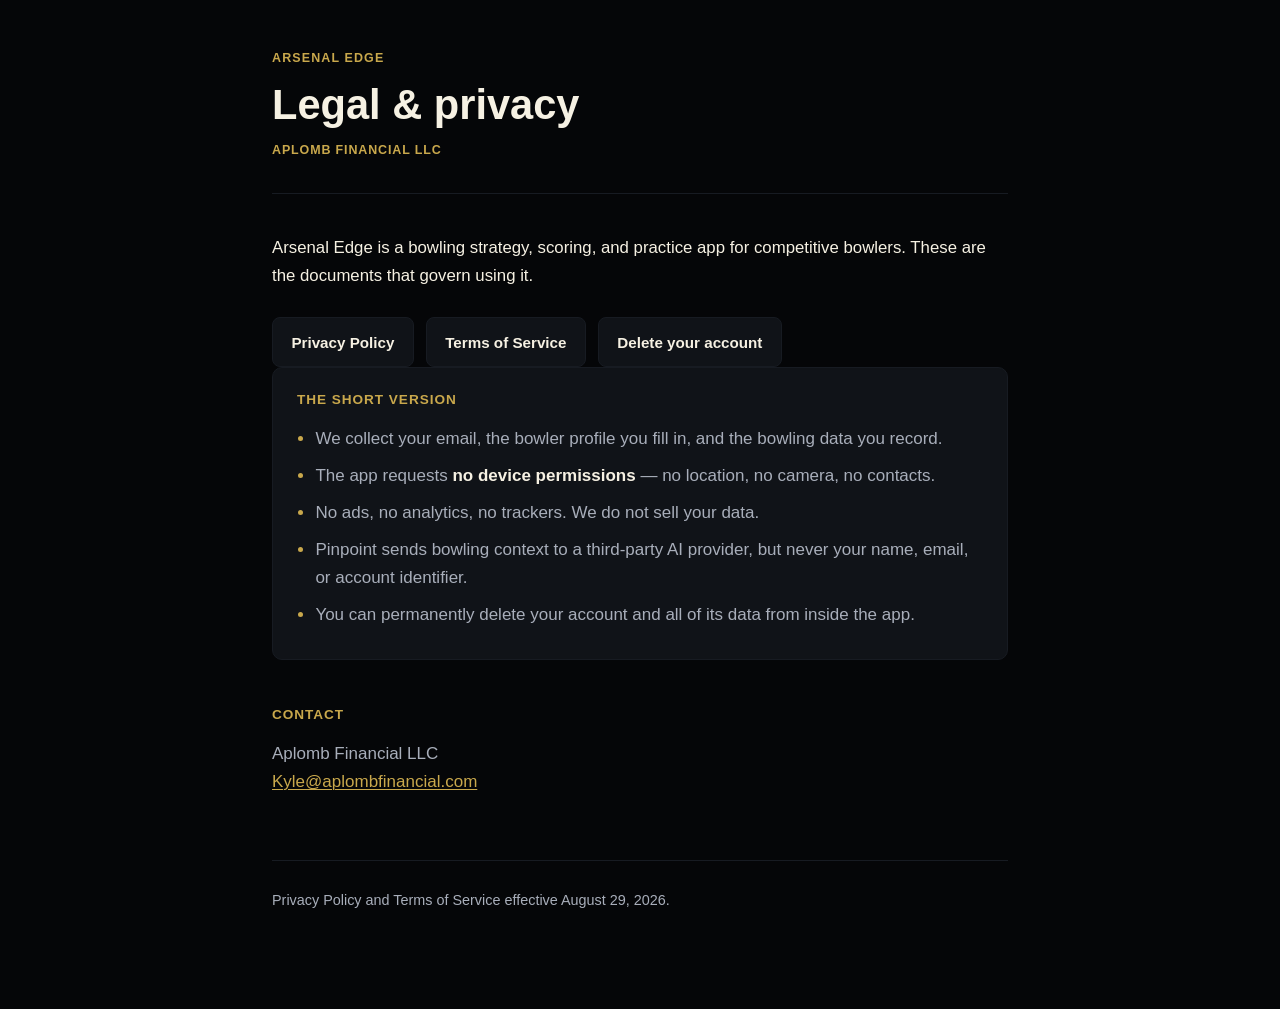
<file: index.html>
<!doctype html>
<html lang="en">
<head>
<meta charset="utf-8">
<meta name="viewport" content="width=device-width, initial-scale=1">
<title>Arsenal Edge — Legal</title>
<meta name="description" content="Privacy Policy, Terms of Service, and account deletion for the Arsenal Edge bowling app.">
<link rel="stylesheet" href="style.css">
</head>
<body>
<div class="wrap">

<header>
  <p class="brand">Arsenal Edge</p>
  <h1>Legal &amp; privacy</h1>
  <p class="effective">Aplomb Financial LLC</p>
</header>

<p class="lede">Arsenal Edge is a bowling strategy, scoring, and practice app for
competitive bowlers. These are the documents that govern using it.</p>

<div class="nav">
  <a href="privacy.html">Privacy Policy</a>
  <a href="terms.html">Terms of Service</a>
  <a href="delete-account.html">Delete your account</a>
</div>

<div class="card">
  <h2>The short version</h2>
  <ul>
    <li>We collect your email, the bowler profile you fill in, and the bowling data you
      record.</li>
    <li>The app requests <strong>no device permissions</strong> &mdash; no location, no
      camera, no contacts.</li>
    <li>No ads, no analytics, no trackers. We do not sell your data.</li>
    <li>Pinpoint sends bowling context to a third-party AI provider, but never your name,
      email, or account identifier.</li>
    <li>You can permanently delete your account and all of its data from inside the app.</li>
  </ul>
</div>

<h2>Contact</h2>

<p>Aplomb Financial LLC<br>
<a href="mailto:Kyle@aplombfinancial.com">Kyle@aplombfinancial.com</a></p>

<footer>
  <p>Privacy Policy and Terms of Service effective August 29, 2026.</p>
</footer>

</div>
</body>
</html>
</file>
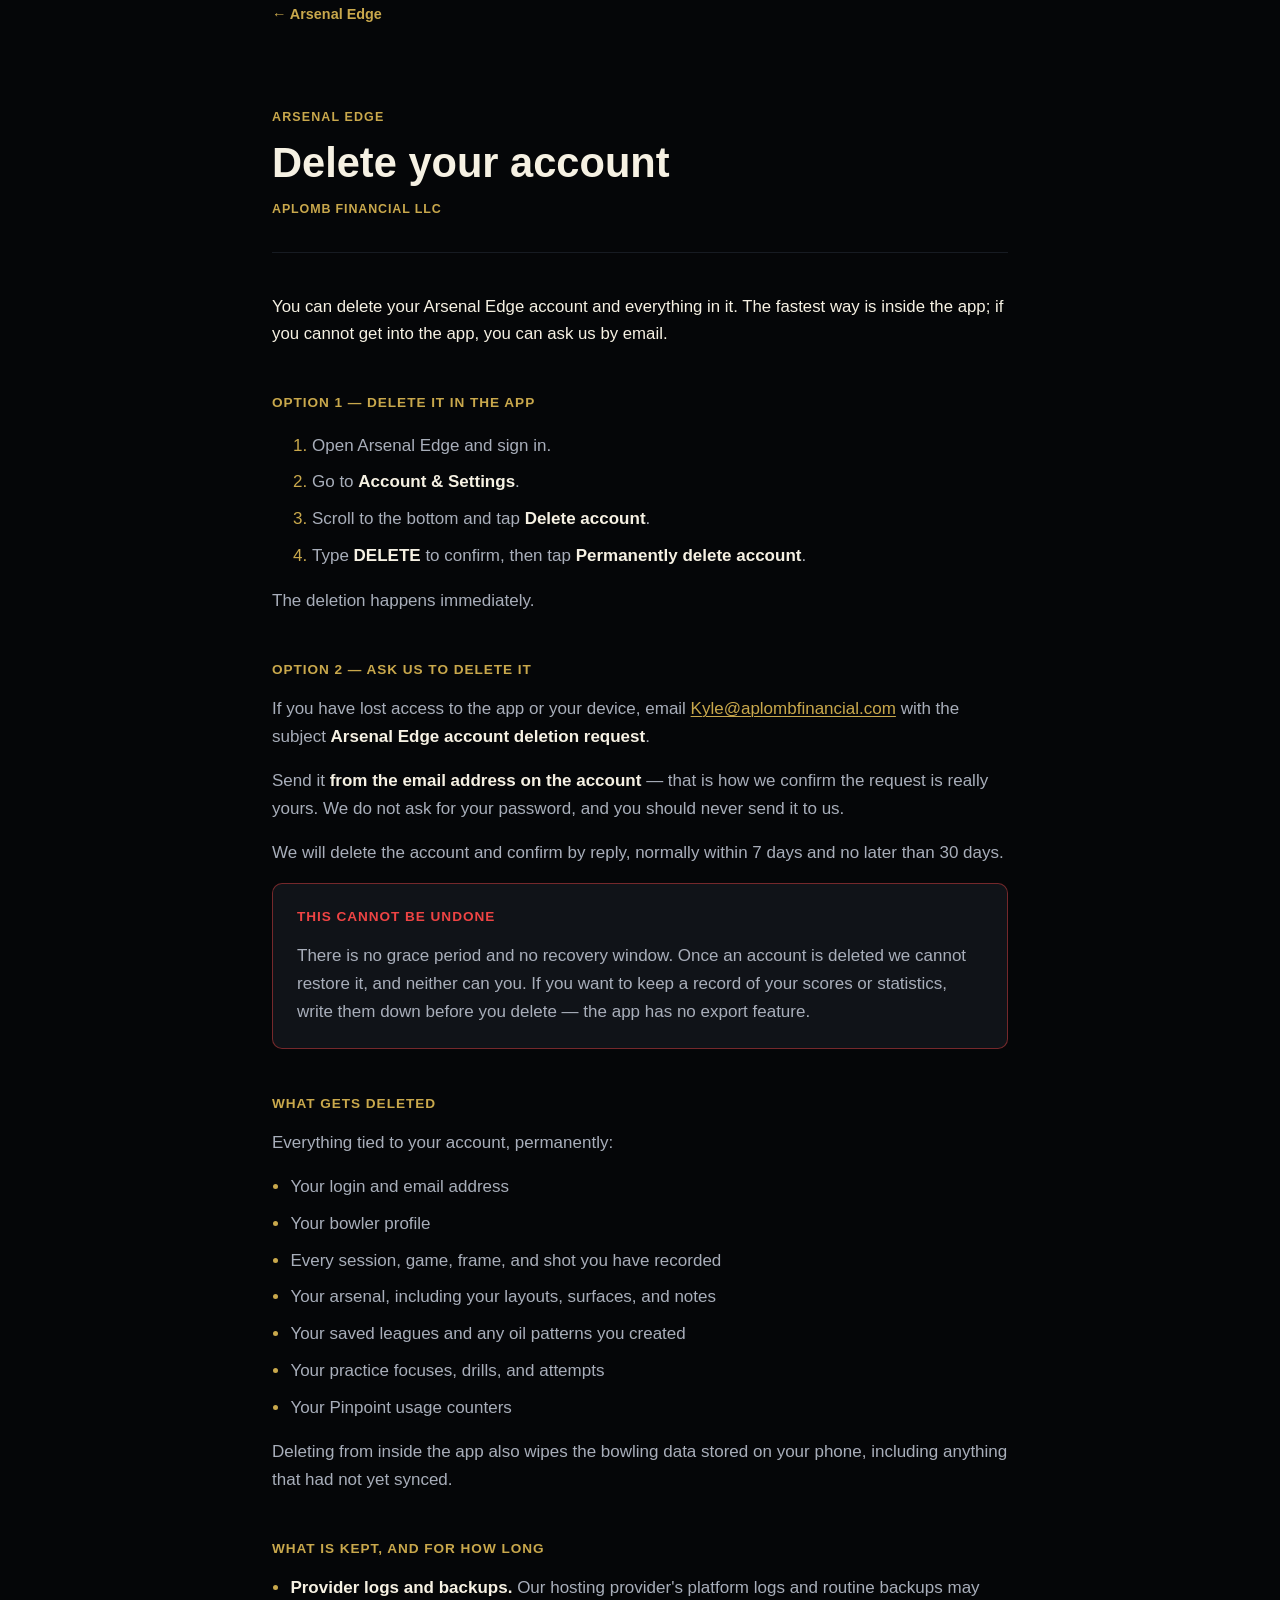
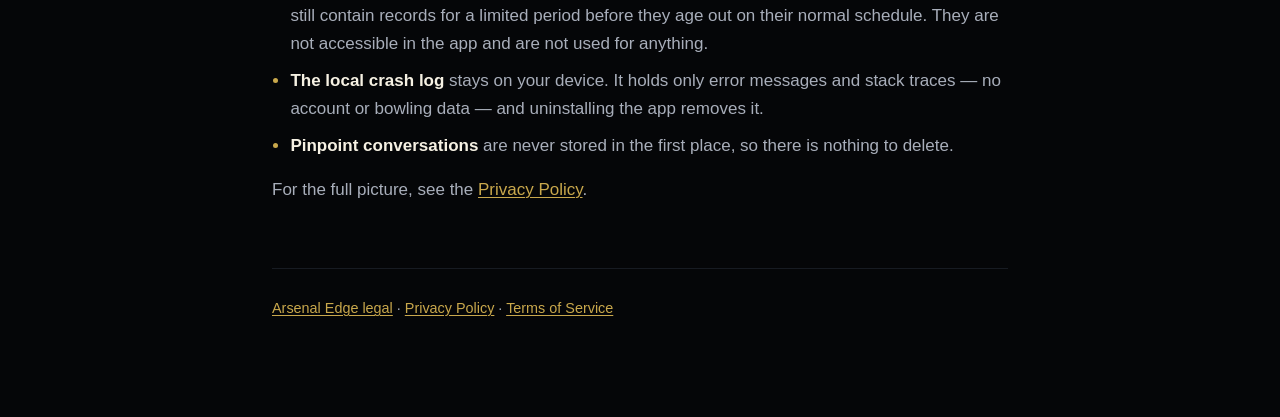
<file: delete-account.html>
<!doctype html>
<html lang="en">
<head>
<meta charset="utf-8">
<meta name="viewport" content="width=device-width, initial-scale=1">
<title>Delete Your Account — Arsenal Edge</title>
<meta name="description" content="How to delete your Arsenal Edge account and all of its data, in the app or by request.">
<link rel="stylesheet" href="style.css">
</head>
<body>
<div class="wrap">

<a class="back" href="index.html">&larr; Arsenal Edge</a>

<header>
  <p class="brand">Arsenal Edge</p>
  <h1>Delete your account</h1>
  <p class="effective">Aplomb Financial LLC</p>
</header>

<p class="lede">You can delete your Arsenal Edge account and everything in it. The fastest
way is inside the app; if you cannot get into the app, you can ask us by email.</p>

<h2>Option 1 &mdash; delete it in the app</h2>

<ol>
  <li>Open Arsenal Edge and sign in.</li>
  <li>Go to <strong>Account &amp; Settings</strong>.</li>
  <li>Scroll to the bottom and tap <strong>Delete account</strong>.</li>
  <li>Type <strong>DELETE</strong> to confirm, then tap
    <strong>Permanently delete account</strong>.</li>
</ol>

<p>The deletion happens immediately.</p>

<h2>Option 2 &mdash; ask us to delete it</h2>

<p>If you have lost access to the app or your device, email
<a href="mailto:Kyle@aplombfinancial.com?subject=Arsenal%20Edge%20account%20deletion%20request">Kyle@aplombfinancial.com</a>
with the subject <strong>Arsenal Edge account deletion request</strong>.</p>

<p>Send it <strong>from the email address on the account</strong> &mdash; that is how we
confirm the request is really yours. We do not ask for your password, and you should never
send it to us.</p>

<p>We will delete the account and confirm by reply, normally within 7 days and no later
than 30 days.</p>

<div class="card warn">
  <h2>This cannot be undone</h2>
  <p>There is no grace period and no recovery window. Once an account is deleted we cannot
  restore it, and neither can you. If you want to keep a record of your scores or
  statistics, write them down before you delete &mdash; the app has no export feature.</p>
</div>

<h2>What gets deleted</h2>

<p>Everything tied to your account, permanently:</p>
<ul>
  <li>Your login and email address</li>
  <li>Your bowler profile</li>
  <li>Every session, game, frame, and shot you have recorded</li>
  <li>Your arsenal, including your layouts, surfaces, and notes</li>
  <li>Your saved leagues and any oil patterns you created</li>
  <li>Your practice focuses, drills, and attempts</li>
  <li>Your Pinpoint usage counters</li>
</ul>

<p>Deleting from inside the app also wipes the bowling data stored on your phone,
including anything that had not yet synced.</p>

<h2>What is kept, and for how long</h2>

<ul>
  <li><strong>Provider logs and backups.</strong> Our hosting provider's platform logs and
    routine backups may still contain records for a limited period before they age out on
    their normal schedule. They are not accessible in the app and are not used for
    anything.</li>
  <li><strong>The local crash log</strong> stays on your device. It holds only error
    messages and stack traces &mdash; no account or bowling data &mdash; and uninstalling
    the app removes it.</li>
  <li><strong>Pinpoint conversations</strong> are never stored in the first place, so there
    is nothing to delete.</li>
</ul>

<p>For the full picture, see the <a href="privacy.html">Privacy Policy</a>.</p>

<footer>
  <p><a href="index.html">Arsenal Edge legal</a> &middot;
     <a href="privacy.html">Privacy Policy</a> &middot;
     <a href="terms.html">Terms of Service</a></p>
</footer>

</div>
</body>
</html>
</file>
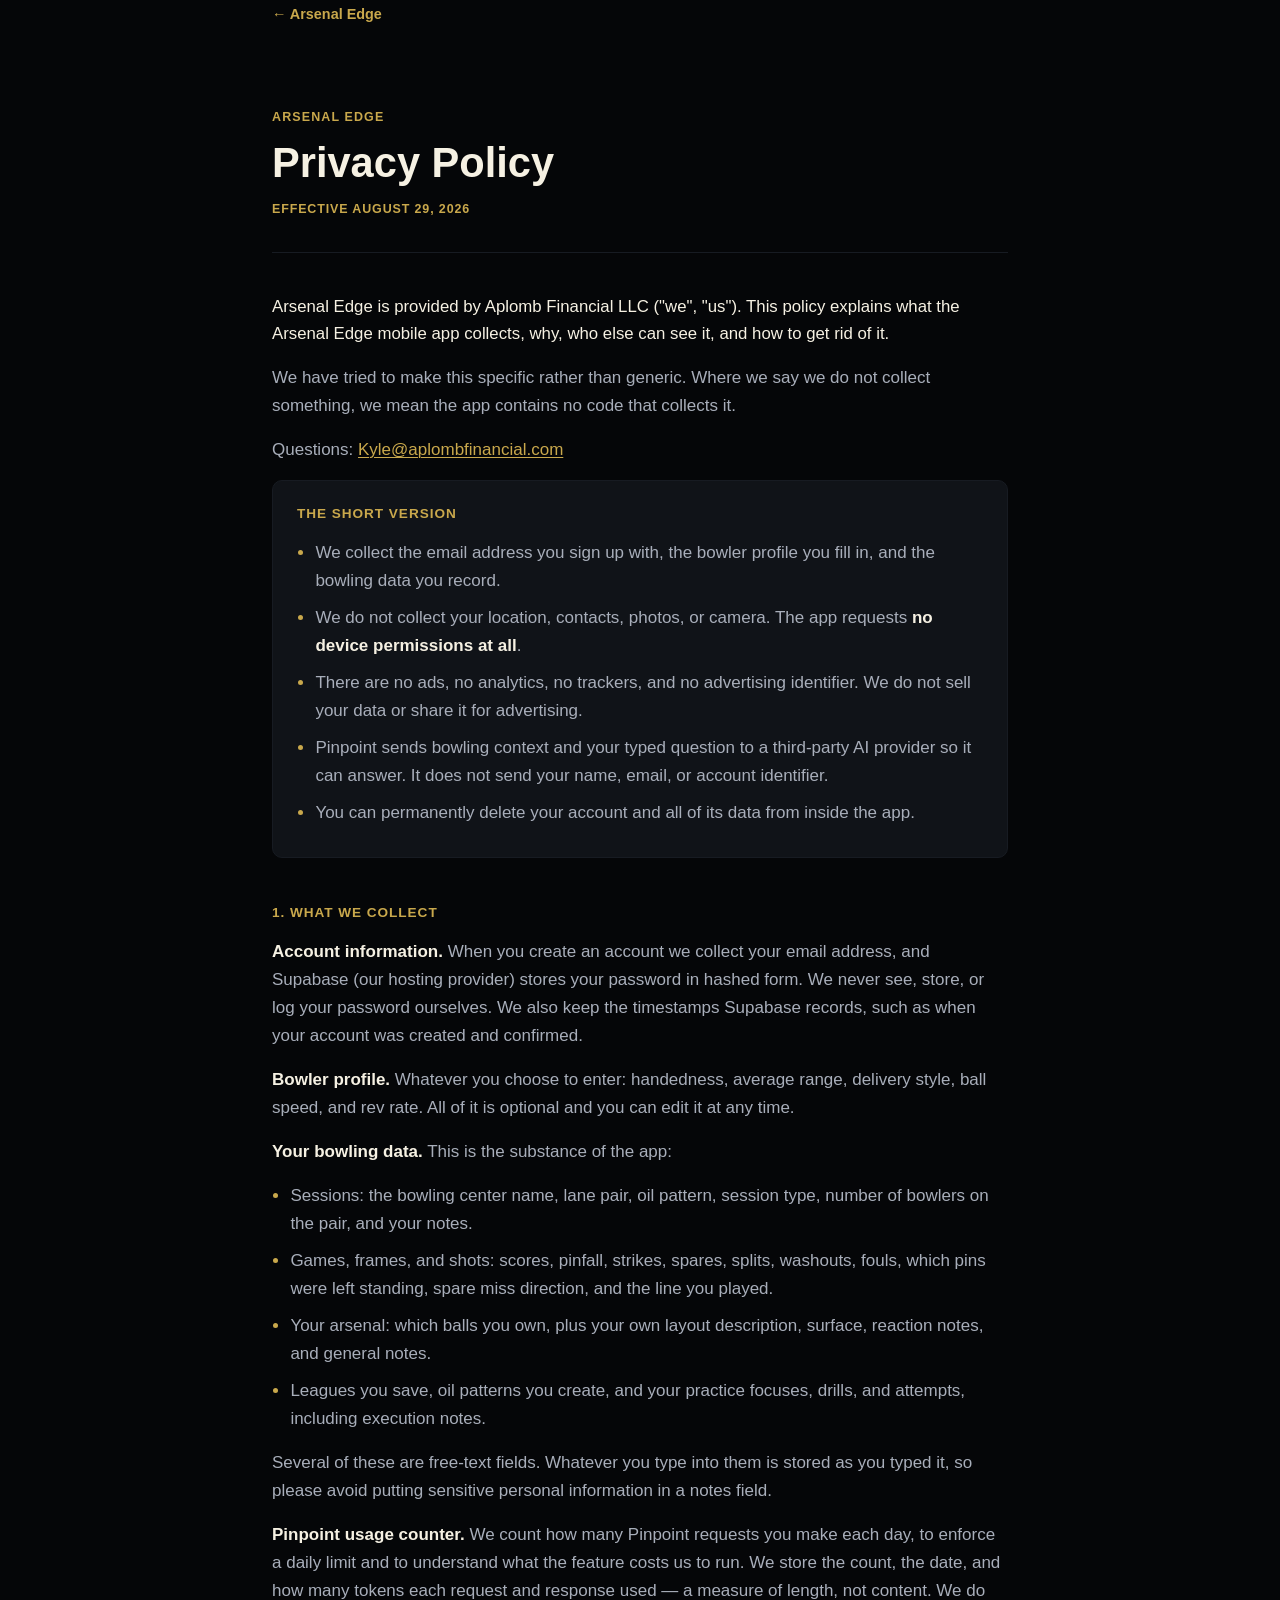
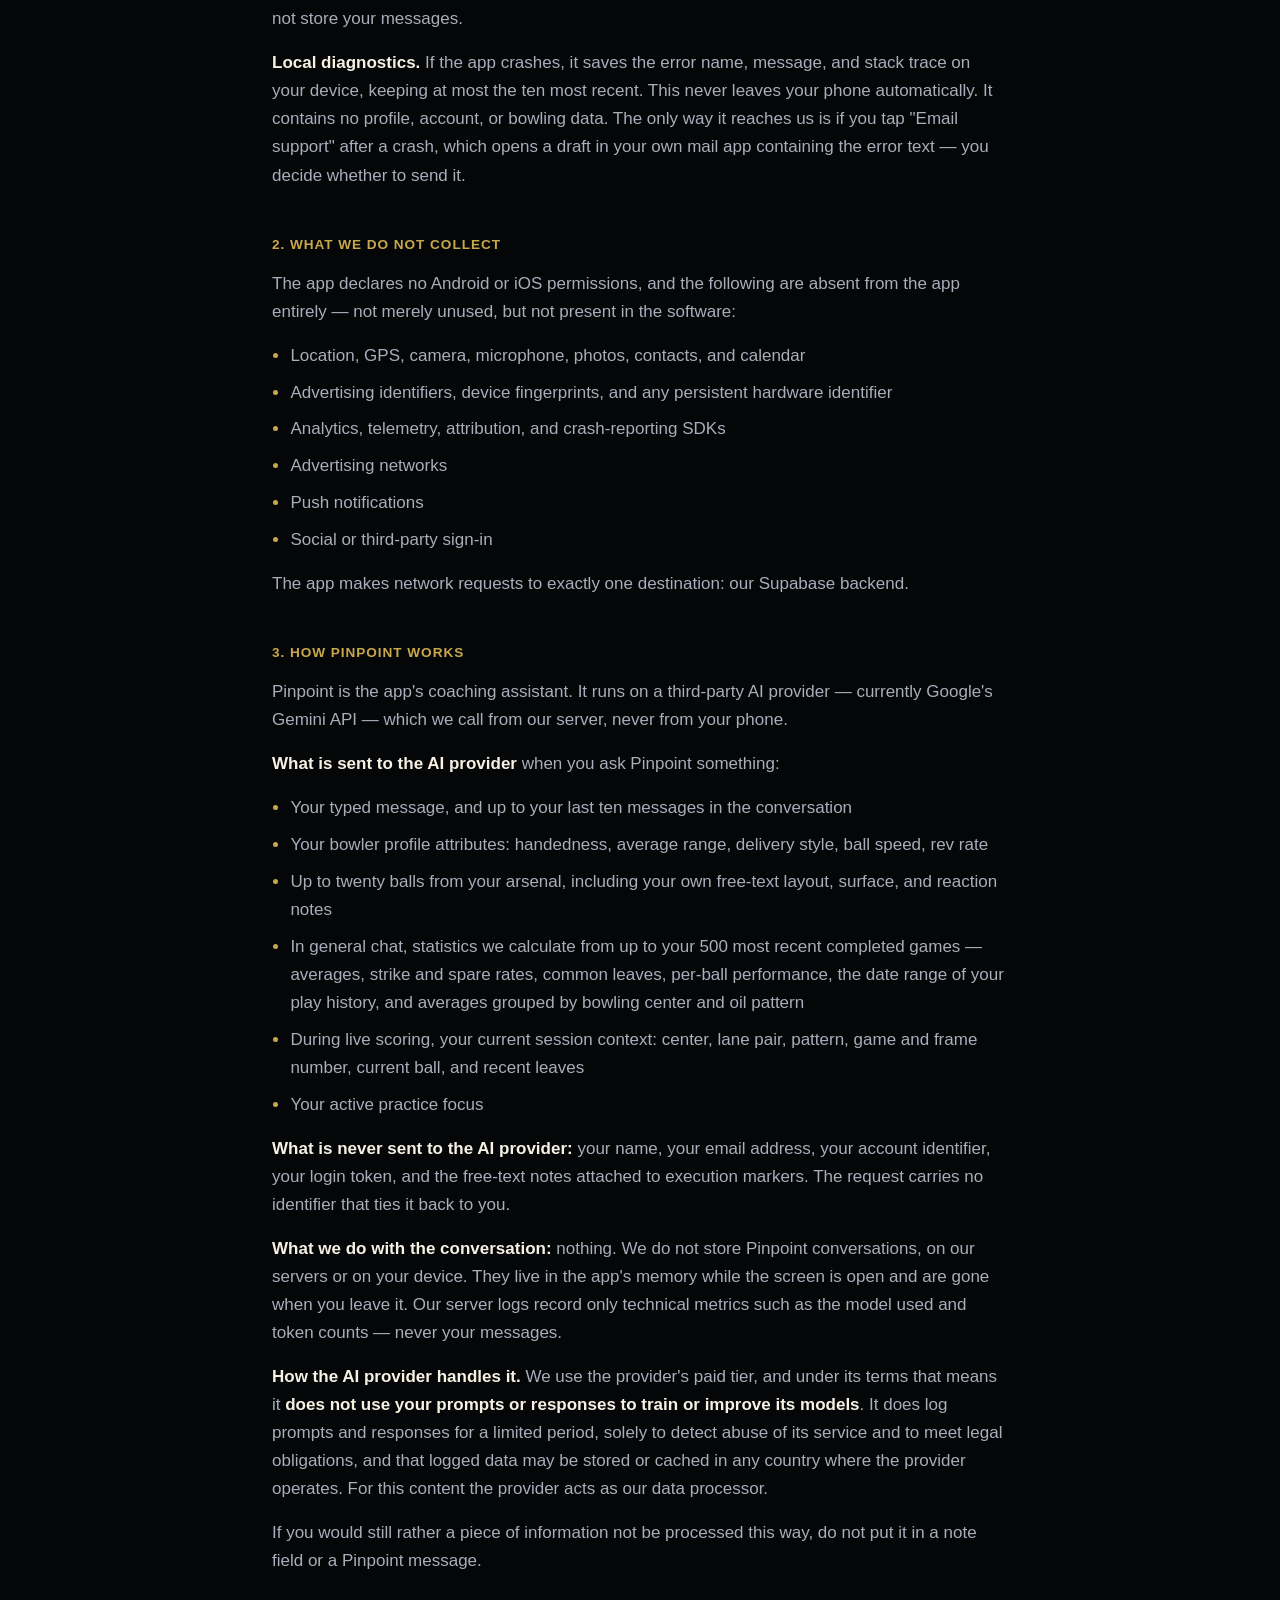
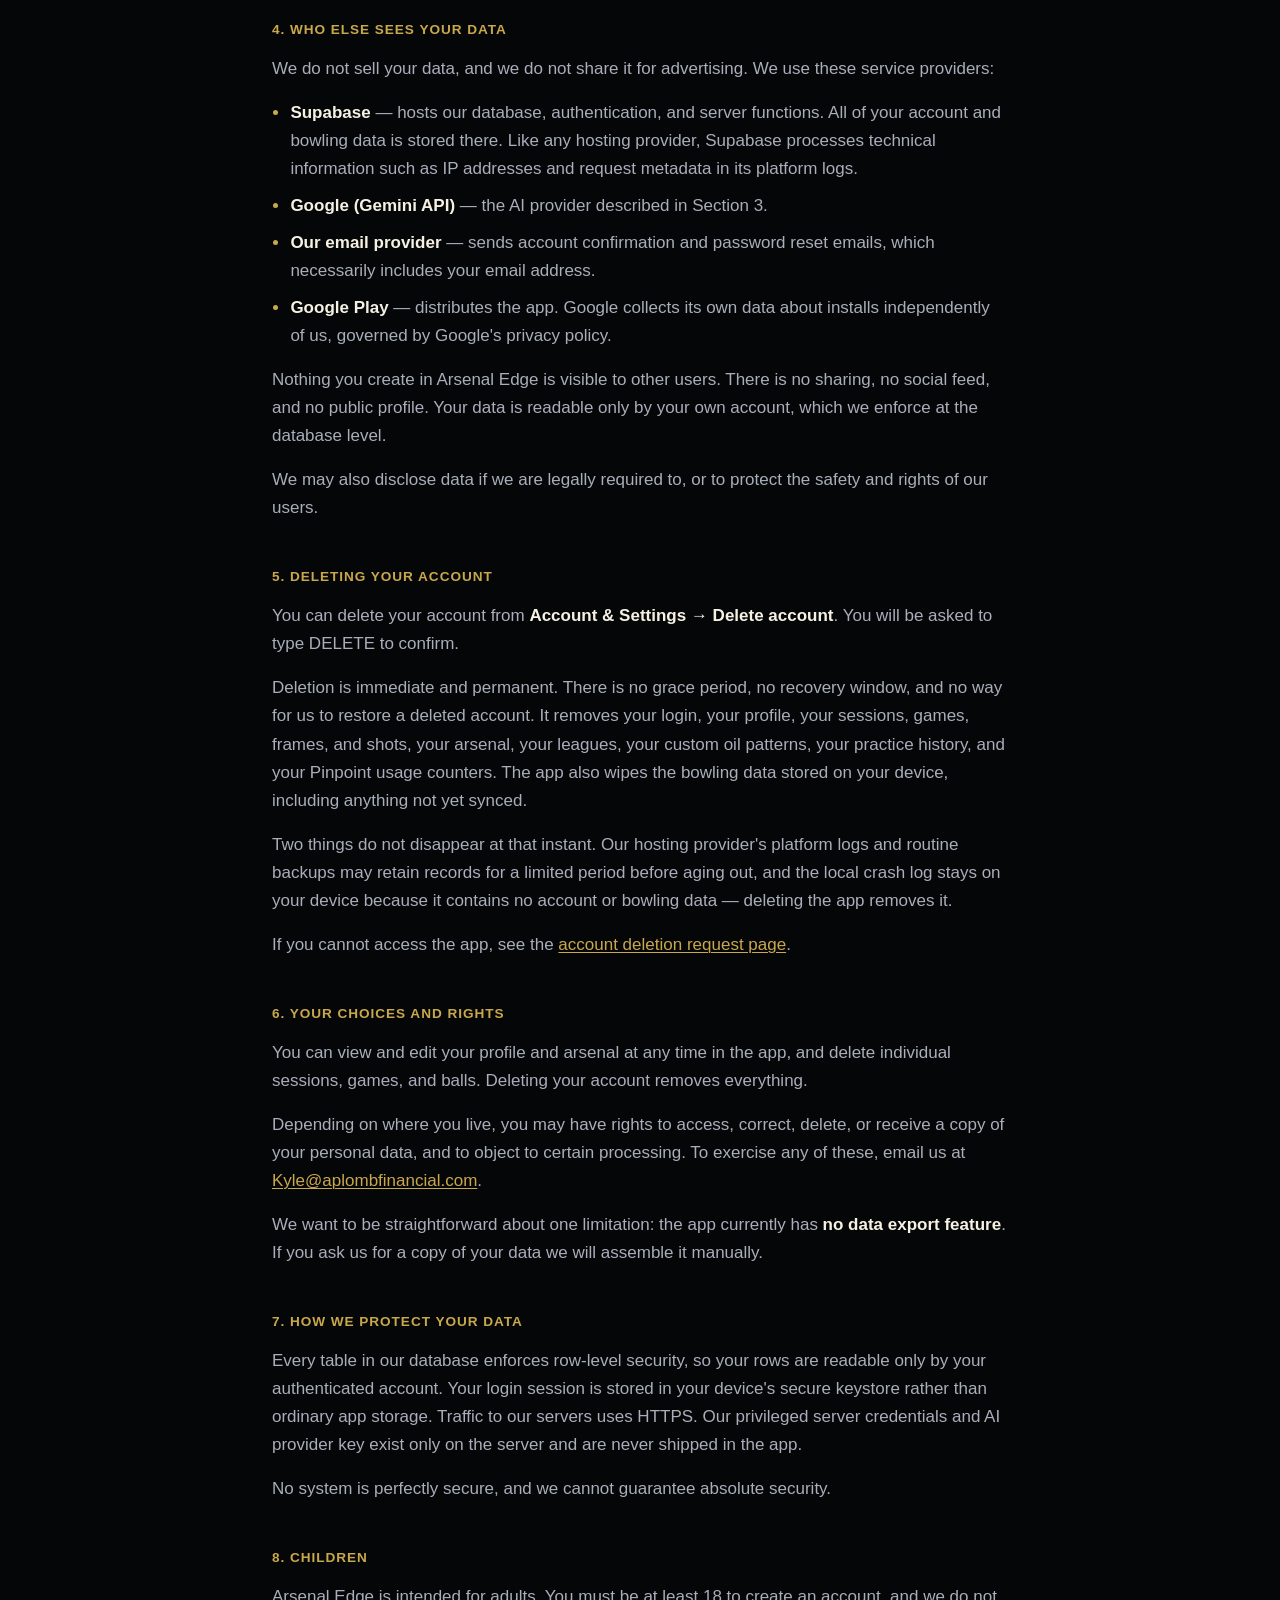
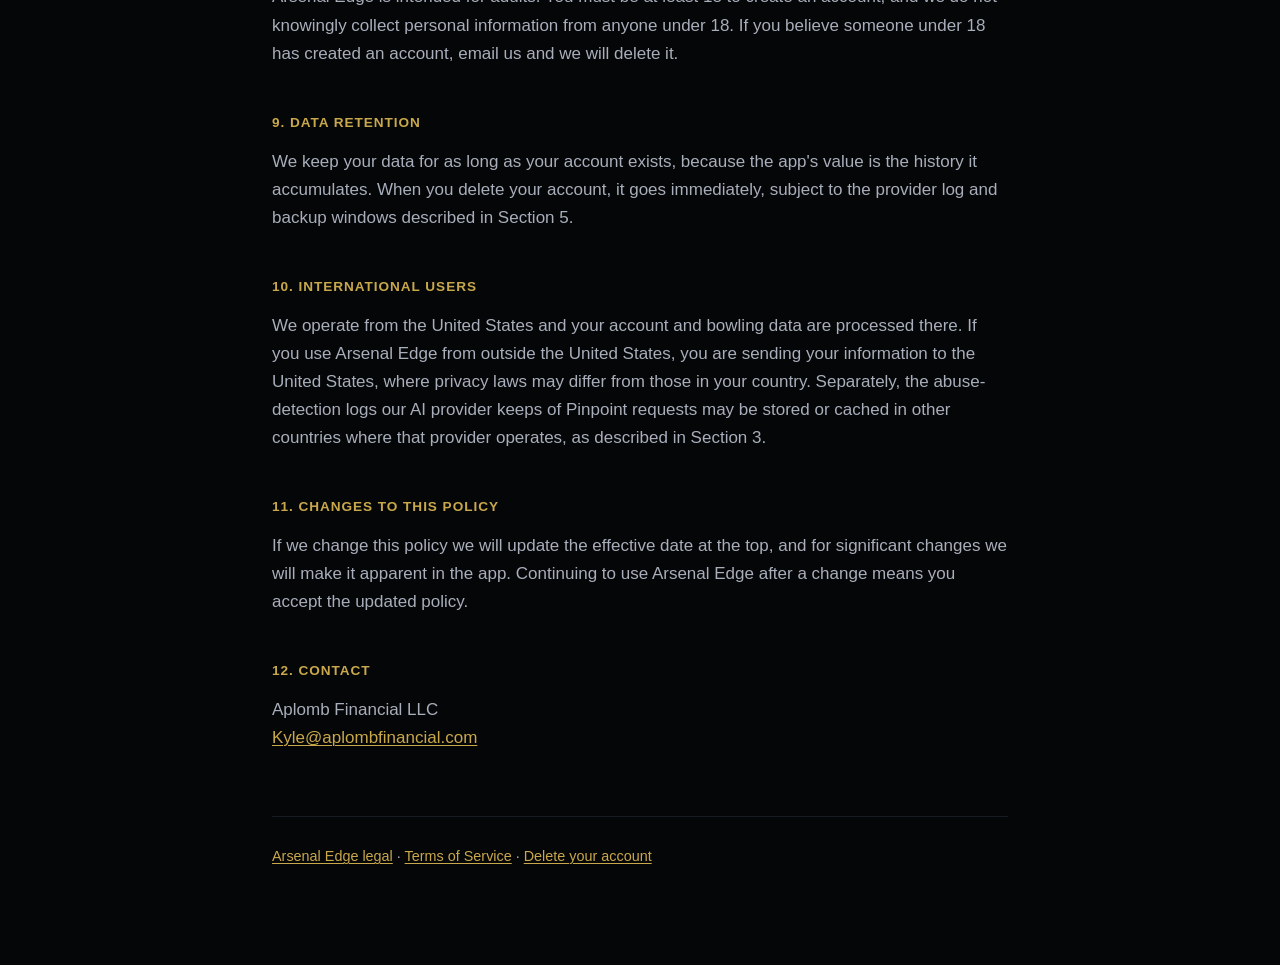
<file: privacy.html>
<!doctype html>
<html lang="en">
<head>
<meta charset="utf-8">
<meta name="viewport" content="width=device-width, initial-scale=1">
<title>Privacy Policy — Arsenal Edge</title>
<meta name="description" content="What the Arsenal Edge bowling app collects, who else sees it, and how to delete it.">
<link rel="stylesheet" href="style.css">
</head>
<body>
<div class="wrap">

<a class="back" href="index.html">&larr; Arsenal Edge</a>

<header>
  <p class="brand">Arsenal Edge</p>
  <h1>Privacy Policy</h1>
  <p class="effective">Effective August 29, 2026</p>
</header>

<p class="lede">Arsenal Edge is provided by Aplomb Financial LLC ("we", "us"). This policy
explains what the Arsenal Edge mobile app collects, why, who else can see it, and how to
get rid of it.</p>

<p>We have tried to make this specific rather than generic. Where we say we do not collect
something, we mean the app contains no code that collects it.</p>

<p>Questions: <a href="mailto:Kyle@aplombfinancial.com">Kyle@aplombfinancial.com</a></p>

<div class="card">
  <h2>The short version</h2>
  <ul>
    <li>We collect the email address you sign up with, the bowler profile you fill in, and
      the bowling data you record.</li>
    <li>We do not collect your location, contacts, photos, or camera. The app requests
      <strong>no device permissions at all</strong>.</li>
    <li>There are no ads, no analytics, no trackers, and no advertising identifier. We do
      not sell your data or share it for advertising.</li>
    <li>Pinpoint sends bowling context and your typed question to a third-party AI provider
      so it can answer. It does not send your name, email, or account identifier.</li>
    <li>You can permanently delete your account and all of its data from inside the app.</li>
  </ul>
</div>

<h2>1. What we collect</h2>

<p><strong>Account information.</strong> When you create an account we collect your email
address, and Supabase (our hosting provider) stores your password in hashed form. We never
see, store, or log your password ourselves. We also keep the timestamps Supabase records,
such as when your account was created and confirmed.</p>

<p><strong>Bowler profile.</strong> Whatever you choose to enter: handedness, average
range, delivery style, ball speed, and rev rate. All of it is optional and you can edit it
at any time.</p>

<p><strong>Your bowling data.</strong> This is the substance of the app:</p>
<ul>
  <li>Sessions: the bowling center name, lane pair, oil pattern, session type, number of
    bowlers on the pair, and your notes.</li>
  <li>Games, frames, and shots: scores, pinfall, strikes, spares, splits, washouts, fouls,
    which pins were left standing, spare miss direction, and the line you played.</li>
  <li>Your arsenal: which balls you own, plus your own layout description, surface,
    reaction notes, and general notes.</li>
  <li>Leagues you save, oil patterns you create, and your practice focuses, drills, and
    attempts, including execution notes.</li>
</ul>

<p>Several of these are free-text fields. Whatever you type into them is stored as you
typed it, so please avoid putting sensitive personal information in a notes field.</p>

<p><strong>Pinpoint usage counter.</strong> We count how many Pinpoint requests you make
each day, to enforce a daily limit and to understand what the feature costs us to run. We
store the count, the date, and how many tokens each request and response used &mdash; a
measure of length, not content. We do not store your messages.</p>

<p><strong>Local diagnostics.</strong> If the app crashes, it saves the error name,
message, and stack trace on your device, keeping at most the ten most recent. This never
leaves your phone automatically. It contains no profile, account, or bowling data. The
only way it reaches us is if you tap "Email support" after a crash, which opens a draft in
your own mail app containing the error text &mdash; you decide whether to send it.</p>

<h2>2. What we do not collect</h2>

<p>The app declares no Android or iOS permissions, and the following are absent from the
app entirely &mdash; not merely unused, but not present in the software:</p>
<ul>
  <li>Location, GPS, camera, microphone, photos, contacts, and calendar</li>
  <li>Advertising identifiers, device fingerprints, and any persistent hardware identifier</li>
  <li>Analytics, telemetry, attribution, and crash-reporting SDKs</li>
  <li>Advertising networks</li>
  <li>Push notifications</li>
  <li>Social or third-party sign-in</li>
</ul>
<p>The app makes network requests to exactly one destination: our Supabase backend.</p>

<h2>3. How Pinpoint works</h2>

<p>Pinpoint is the app's coaching assistant. It runs on a third-party AI provider &mdash;
currently Google's Gemini API &mdash; which we call from our server, never from your
phone.</p>

<p><strong>What is sent to the AI provider</strong> when you ask Pinpoint something:</p>
<ul>
  <li>Your typed message, and up to your last ten messages in the conversation</li>
  <li>Your bowler profile attributes: handedness, average range, delivery style, ball
    speed, rev rate</li>
  <li>Up to twenty balls from your arsenal, including your own free-text layout, surface,
    and reaction notes</li>
  <li>In general chat, statistics we calculate from up to your 500 most recent completed
    games &mdash; averages, strike and spare rates, common leaves, per-ball performance,
    the date range of your play history, and averages grouped by bowling center and oil
    pattern</li>
  <li>During live scoring, your current session context: center, lane pair, pattern, game
    and frame number, current ball, and recent leaves</li>
  <li>Your active practice focus</li>
</ul>

<p><strong>What is never sent to the AI provider:</strong> your name, your email address,
your account identifier, your login token, and the free-text notes attached to execution
markers. The request carries no identifier that ties it back to you.</p>

<p><strong>What we do with the conversation:</strong> nothing. We do not store Pinpoint
conversations, on our servers or on your device. They live in the app's memory while the
screen is open and are gone when you leave it. Our server logs record only technical
metrics such as the model used and token counts &mdash; never your messages.</p>

<p><strong>How the AI provider handles it.</strong> We use the provider's paid tier, and
under its terms that means it <strong>does not use your prompts or responses to train or
improve its models</strong>. It does log prompts and responses for a limited period, solely
to detect abuse of its service and to meet legal obligations, and that logged data may be
stored or cached in any country where the provider operates. For this content the provider
acts as our data processor.</p>

<p>If you would still rather a piece of information not be processed this way, do not put
it in a note field or a Pinpoint message.</p>

<h2>4. Who else sees your data</h2>

<p>We do not sell your data, and we do not share it for advertising. We use these service
providers:</p>
<ul>
  <li><strong>Supabase</strong> &mdash; hosts our database, authentication, and server
    functions. All of your account and bowling data is stored there. Like any hosting
    provider, Supabase processes technical information such as IP addresses and request
    metadata in its platform logs.</li>
  <li><strong>Google (Gemini API)</strong> &mdash; the AI provider described in Section 3.</li>
  <li><strong>Our email provider</strong> &mdash; sends account confirmation and password
    reset emails, which necessarily includes your email address.</li>
  <li><strong>Google Play</strong> &mdash; distributes the app. Google collects its own
    data about installs independently of us, governed by Google's privacy policy.</li>
</ul>

<p>Nothing you create in Arsenal Edge is visible to other users. There is no sharing, no
social feed, and no public profile. Your data is readable only by your own account, which
we enforce at the database level.</p>

<p>We may also disclose data if we are legally required to, or to protect the safety and
rights of our users.</p>

<h2>5. Deleting your account</h2>

<p>You can delete your account from <strong>Account &amp; Settings &rarr; Delete
account</strong>. You will be asked to type DELETE to confirm.</p>

<p>Deletion is immediate and permanent. There is no grace period, no recovery window, and
no way for us to restore a deleted account. It removes your login, your profile, your
sessions, games, frames, and shots, your arsenal, your leagues, your custom oil patterns,
your practice history, and your Pinpoint usage counters. The app also wipes the bowling
data stored on your device, including anything not yet synced.</p>

<p>Two things do not disappear at that instant. Our hosting provider's platform logs and
routine backups may retain records for a limited period before aging out, and the local
crash log stays on your device because it contains no account or bowling data &mdash;
deleting the app removes it.</p>

<p>If you cannot access the app, see the
<a href="delete-account.html">account deletion request page</a>.</p>

<h2>6. Your choices and rights</h2>

<p>You can view and edit your profile and arsenal at any time in the app, and delete
individual sessions, games, and balls. Deleting your account removes everything.</p>

<p>Depending on where you live, you may have rights to access, correct, delete, or receive
a copy of your personal data, and to object to certain processing. To exercise any of
these, email us at <a href="mailto:Kyle@aplombfinancial.com">Kyle@aplombfinancial.com</a>.</p>

<p>We want to be straightforward about one limitation: the app currently has <strong>no
data export feature</strong>. If you ask us for a copy of your data we will assemble it
manually.</p>

<h2>7. How we protect your data</h2>

<p>Every table in our database enforces row-level security, so your rows are readable only
by your authenticated account. Your login session is stored in your device's secure
keystore rather than ordinary app storage. Traffic to our servers uses HTTPS. Our
privileged server credentials and AI provider key exist only on the server and are never
shipped in the app.</p>

<p>No system is perfectly secure, and we cannot guarantee absolute security.</p>

<h2>8. Children</h2>

<p>Arsenal Edge is intended for adults. You must be at least 18 to create an account, and
we do not knowingly collect personal information from anyone under 18. If you believe
someone under 18 has created an account, email us and we will delete it.</p>

<h2>9. Data retention</h2>

<p>We keep your data for as long as your account exists, because the app's value is the
history it accumulates. When you delete your account, it goes immediately, subject to the
provider log and backup windows described in Section 5.</p>

<h2>10. International users</h2>

<p>We operate from the United States and your account and bowling data are processed there.
If you use Arsenal Edge from outside the United States, you are sending your information to
the United States, where privacy laws may differ from those in your country. Separately,
the abuse-detection logs our AI provider keeps of Pinpoint requests may be stored or cached
in other countries where that provider operates, as described in Section 3.</p>

<h2>11. Changes to this policy</h2>

<p>If we change this policy we will update the effective date at the top, and for
significant changes we will make it apparent in the app. Continuing to use Arsenal Edge
after a change means you accept the updated policy.</p>

<h2>12. Contact</h2>

<p>Aplomb Financial LLC<br>
<a href="mailto:Kyle@aplombfinancial.com">Kyle@aplombfinancial.com</a></p>

<footer>
  <p><a href="index.html">Arsenal Edge legal</a> &middot;
     <a href="terms.html">Terms of Service</a> &middot;
     <a href="delete-account.html">Delete your account</a></p>
</footer>

</div>
</body>
</html>
</file>
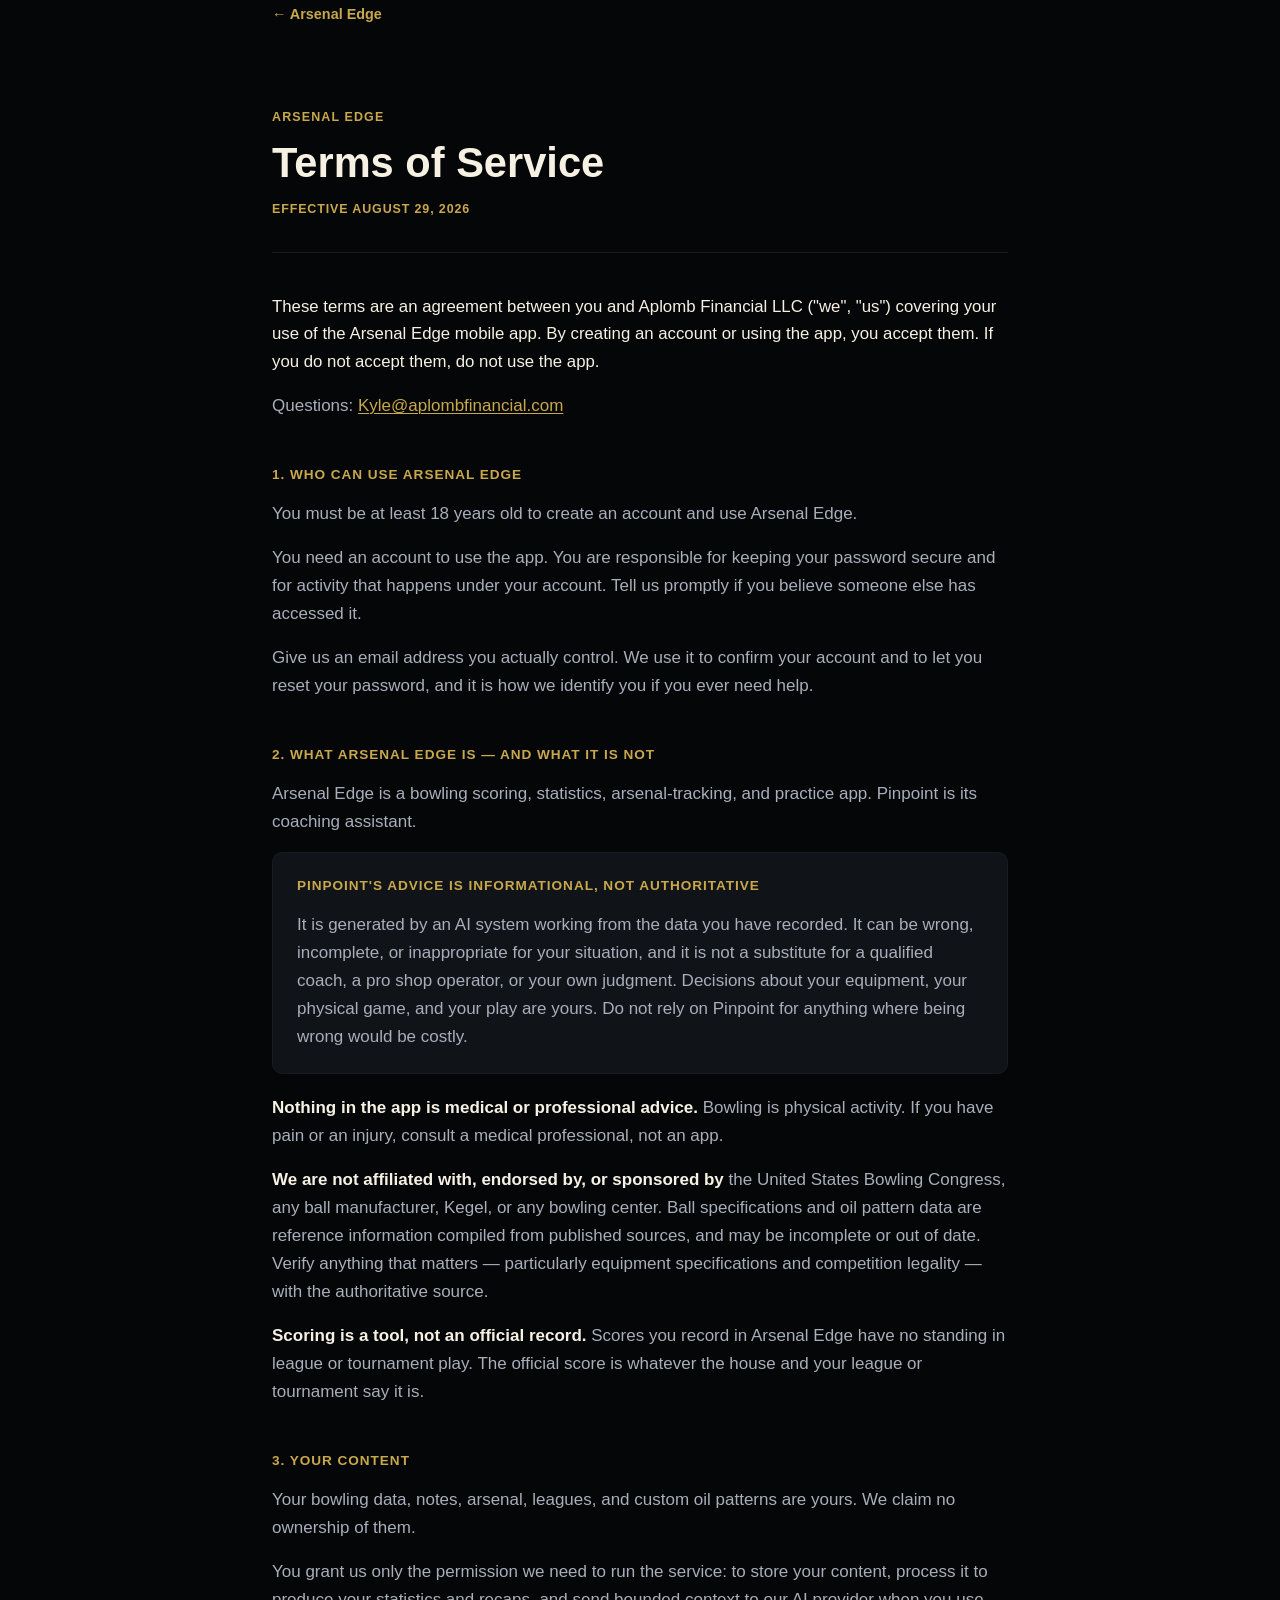
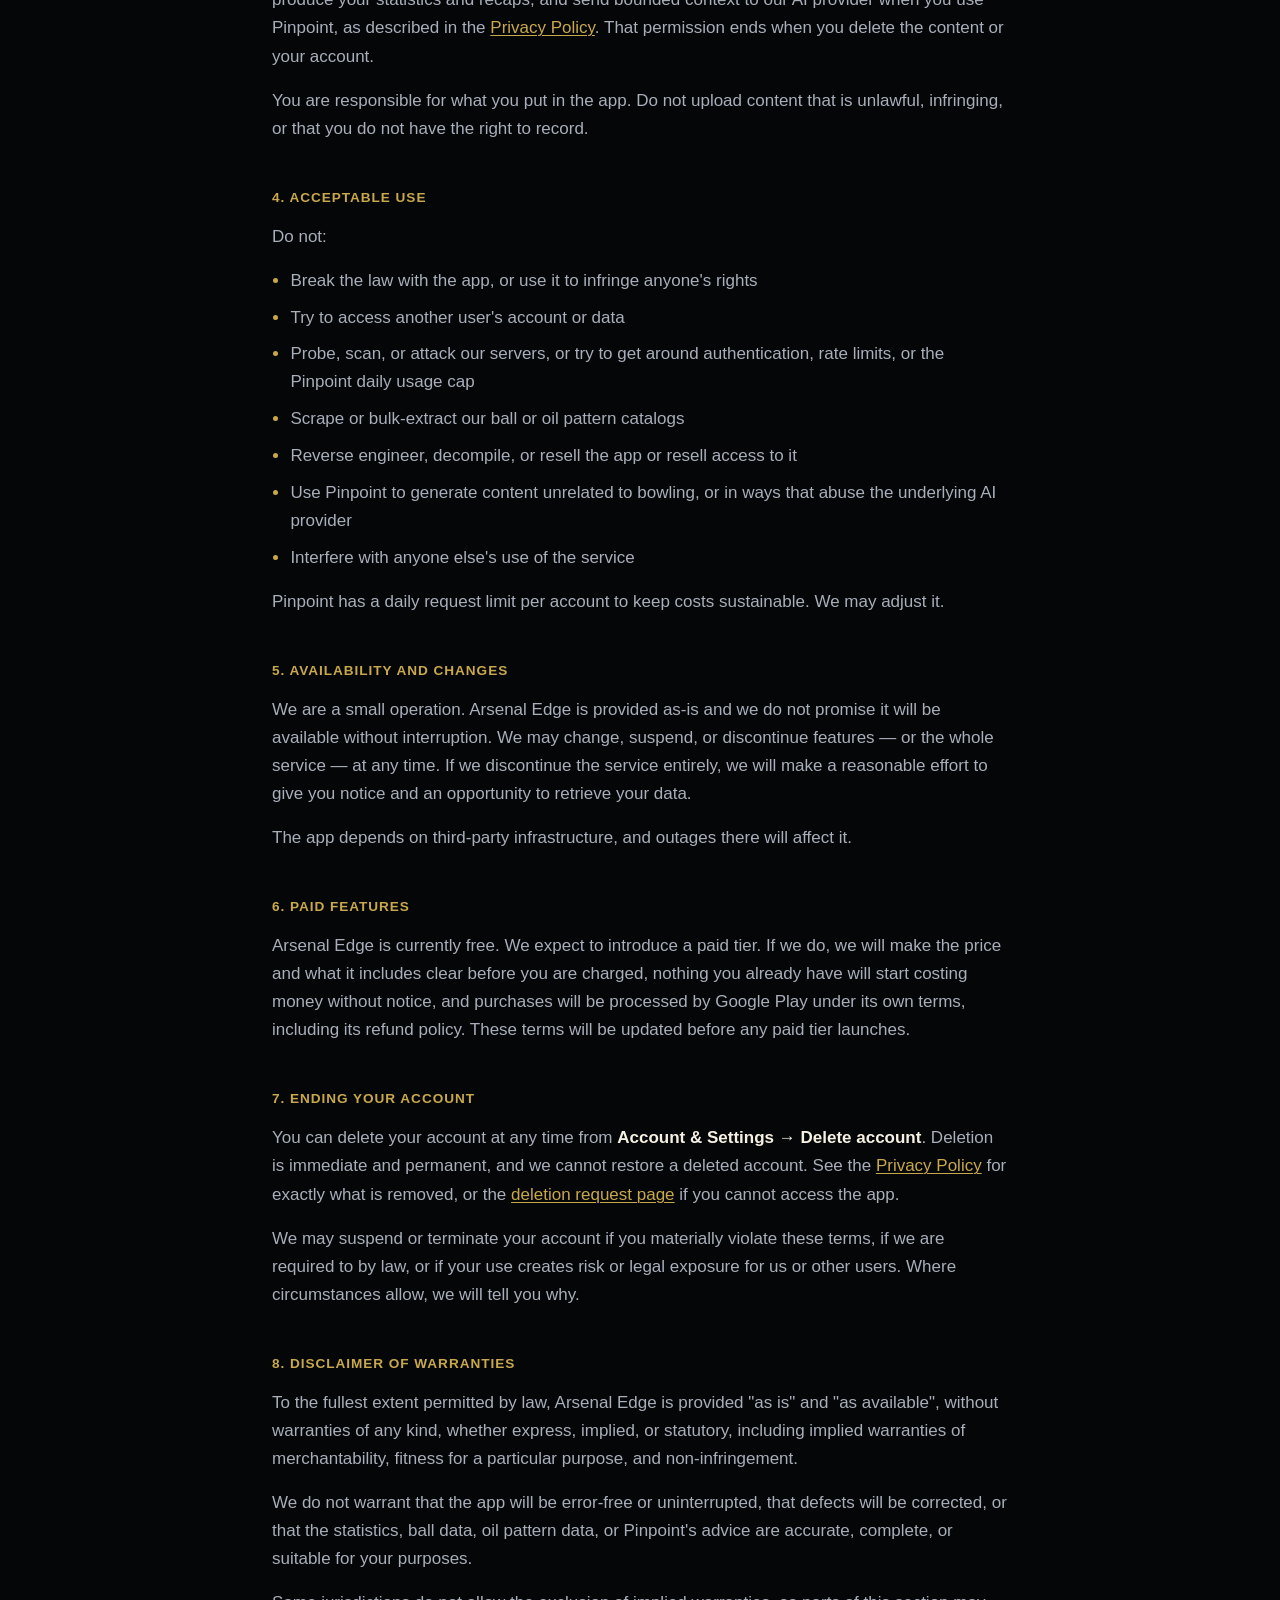
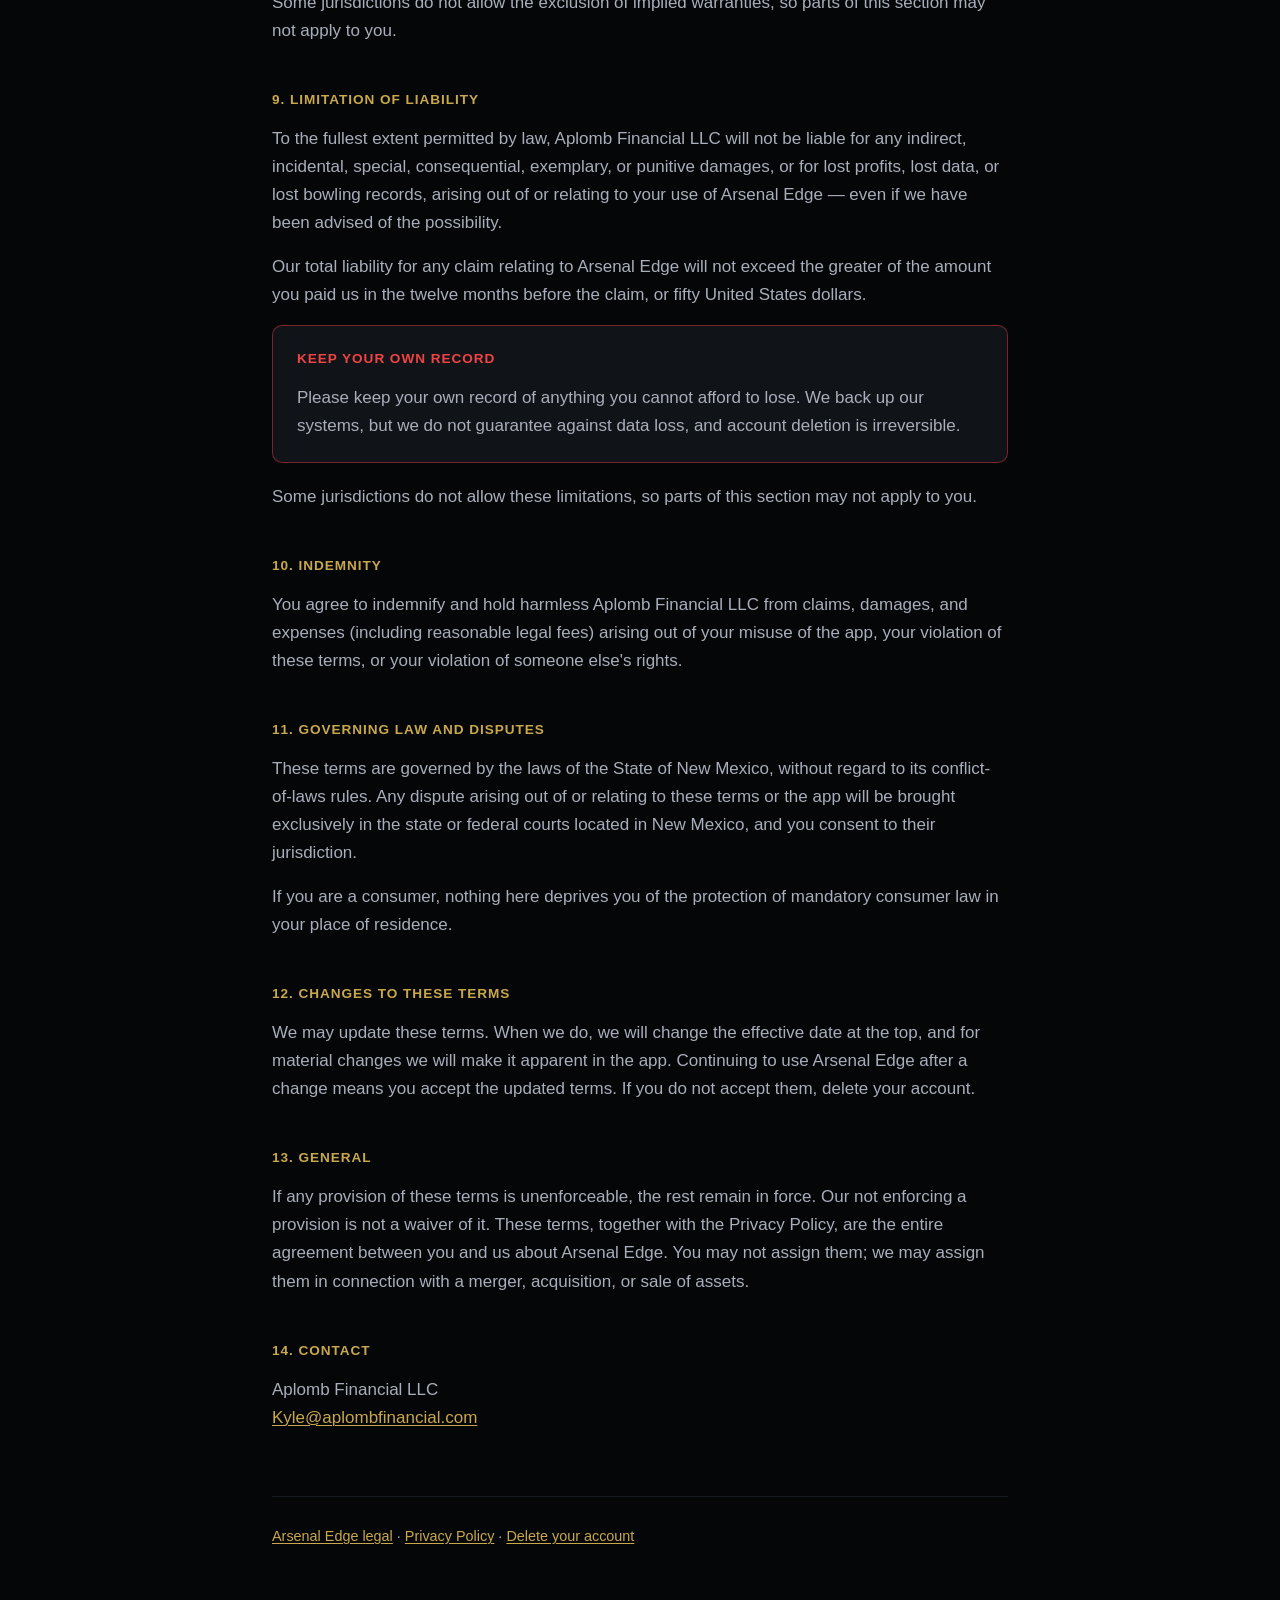
<file: terms.html>
<!doctype html>
<html lang="en">
<head>
<meta charset="utf-8">
<meta name="viewport" content="width=device-width, initial-scale=1">
<title>Terms of Service — Arsenal Edge</title>
<meta name="description" content="The agreement covering your use of the Arsenal Edge bowling app.">
<link rel="stylesheet" href="style.css">
</head>
<body>
<div class="wrap">

<a class="back" href="index.html">&larr; Arsenal Edge</a>

<header>
  <p class="brand">Arsenal Edge</p>
  <h1>Terms of Service</h1>
  <p class="effective">Effective August 29, 2026</p>
</header>

<p class="lede">These terms are an agreement between you and Aplomb Financial LLC ("we",
"us") covering your use of the Arsenal Edge mobile app. By creating an account or using
the app, you accept them. If you do not accept them, do not use the app.</p>

<p>Questions: <a href="mailto:Kyle@aplombfinancial.com">Kyle@aplombfinancial.com</a></p>

<h2>1. Who can use Arsenal Edge</h2>

<p>You must be at least 18 years old to create an account and use Arsenal Edge.</p>

<p>You need an account to use the app. You are responsible for keeping your password
secure and for activity that happens under your account. Tell us promptly if you believe
someone else has accessed it.</p>

<p>Give us an email address you actually control. We use it to confirm your account and to
let you reset your password, and it is how we identify you if you ever need help.</p>

<h2>2. What Arsenal Edge is &mdash; and what it is not</h2>

<p>Arsenal Edge is a bowling scoring, statistics, arsenal-tracking, and practice app.
Pinpoint is its coaching assistant.</p>

<div class="card">
  <h2>Pinpoint's advice is informational, not authoritative</h2>
  <p>It is generated by an AI system working from the data you have recorded. It can be
  wrong, incomplete, or inappropriate for your situation, and it is not a substitute for a
  qualified coach, a pro shop operator, or your own judgment. Decisions about your
  equipment, your physical game, and your play are yours. Do not rely on Pinpoint for
  anything where being wrong would be costly.</p>
</div>

<p><strong>Nothing in the app is medical or professional advice.</strong> Bowling is
physical activity. If you have pain or an injury, consult a medical professional, not an
app.</p>

<p><strong>We are not affiliated with, endorsed by, or sponsored by</strong> the United
States Bowling Congress, any ball manufacturer, Kegel, or any bowling center. Ball
specifications and oil pattern data are reference information compiled from published
sources, and may be incomplete or out of date. Verify anything that matters &mdash;
particularly equipment specifications and competition legality &mdash; with the
authoritative source.</p>

<p><strong>Scoring is a tool, not an official record.</strong> Scores you record in
Arsenal Edge have no standing in league or tournament play. The official score is whatever
the house and your league or tournament say it is.</p>

<h2>3. Your content</h2>

<p>Your bowling data, notes, arsenal, leagues, and custom oil patterns are yours. We claim
no ownership of them.</p>

<p>You grant us only the permission we need to run the service: to store your content,
process it to produce your statistics and recaps, and send bounded context to our AI
provider when you use Pinpoint, as described in the
<a href="privacy.html">Privacy Policy</a>. That permission ends when you delete the content
or your account.</p>

<p>You are responsible for what you put in the app. Do not upload content that is
unlawful, infringing, or that you do not have the right to record.</p>

<h2>4. Acceptable use</h2>

<p>Do not:</p>
<ul>
  <li>Break the law with the app, or use it to infringe anyone's rights</li>
  <li>Try to access another user's account or data</li>
  <li>Probe, scan, or attack our servers, or try to get around authentication, rate limits,
    or the Pinpoint daily usage cap</li>
  <li>Scrape or bulk-extract our ball or oil pattern catalogs</li>
  <li>Reverse engineer, decompile, or resell the app or resell access to it</li>
  <li>Use Pinpoint to generate content unrelated to bowling, or in ways that abuse the
    underlying AI provider</li>
  <li>Interfere with anyone else's use of the service</li>
</ul>

<p>Pinpoint has a daily request limit per account to keep costs sustainable. We may adjust
it.</p>

<h2>5. Availability and changes</h2>

<p>We are a small operation. Arsenal Edge is provided as-is and we do not promise it will
be available without interruption. We may change, suspend, or discontinue features &mdash;
or the whole service &mdash; at any time. If we discontinue the service entirely, we will
make a reasonable effort to give you notice and an opportunity to retrieve your data.</p>

<p>The app depends on third-party infrastructure, and outages there will affect it.</p>

<h2>6. Paid features</h2>

<p>Arsenal Edge is currently free. We expect to introduce a paid tier. If we do, we will
make the price and what it includes clear before you are charged, nothing you already have
will start costing money without notice, and purchases will be processed by Google Play
under its own terms, including its refund policy. These terms will be updated before any
paid tier launches.</p>

<h2>7. Ending your account</h2>

<p>You can delete your account at any time from <strong>Account &amp; Settings &rarr;
Delete account</strong>. Deletion is immediate and permanent, and we cannot restore a
deleted account. See the <a href="privacy.html">Privacy Policy</a> for exactly what is
removed, or the <a href="delete-account.html">deletion request page</a> if you cannot
access the app.</p>

<p>We may suspend or terminate your account if you materially violate these terms, if we
are required to by law, or if your use creates risk or legal exposure for us or other
users. Where circumstances allow, we will tell you why.</p>

<h2>8. Disclaimer of warranties</h2>

<p>To the fullest extent permitted by law, Arsenal Edge is provided "as is" and "as
available", without warranties of any kind, whether express, implied, or statutory,
including implied warranties of merchantability, fitness for a particular purpose, and
non-infringement.</p>

<p>We do not warrant that the app will be error-free or uninterrupted, that defects will
be corrected, or that the statistics, ball data, oil pattern data, or Pinpoint's advice
are accurate, complete, or suitable for your purposes.</p>

<p>Some jurisdictions do not allow the exclusion of implied warranties, so parts of this
section may not apply to you.</p>

<h2>9. Limitation of liability</h2>

<p>To the fullest extent permitted by law, Aplomb Financial LLC will not be liable for any
indirect, incidental, special, consequential, exemplary, or punitive damages, or for lost
profits, lost data, or lost bowling records, arising out of or relating to your use of
Arsenal Edge &mdash; even if we have been advised of the possibility.</p>

<p>Our total liability for any claim relating to Arsenal Edge will not exceed the greater
of the amount you paid us in the twelve months before the claim, or fifty United States
dollars.</p>

<div class="card warn">
  <h2>Keep your own record</h2>
  <p>Please keep your own record of anything you cannot afford to lose. We back up our
  systems, but we do not guarantee against data loss, and account deletion is
  irreversible.</p>
</div>

<p>Some jurisdictions do not allow these limitations, so parts of this section may not
apply to you.</p>

<h2>10. Indemnity</h2>

<p>You agree to indemnify and hold harmless Aplomb Financial LLC from claims, damages, and
expenses (including reasonable legal fees) arising out of your misuse of the app, your
violation of these terms, or your violation of someone else's rights.</p>

<h2>11. Governing law and disputes</h2>

<p>These terms are governed by the laws of the State of New Mexico, without regard to its
conflict-of-laws rules. Any dispute arising out of or relating to these terms or the app
will be brought exclusively in the state or federal courts located in New Mexico, and you
consent to their jurisdiction.</p>

<p>If you are a consumer, nothing here deprives you of the protection of mandatory
consumer law in your place of residence.</p>

<h2>12. Changes to these terms</h2>

<p>We may update these terms. When we do, we will change the effective date at the top,
and for material changes we will make it apparent in the app. Continuing to use Arsenal
Edge after a change means you accept the updated terms. If you do not accept them, delete
your account.</p>

<h2>13. General</h2>

<p>If any provision of these terms is unenforceable, the rest remain in force. Our not
enforcing a provision is not a waiver of it. These terms, together with the Privacy
Policy, are the entire agreement between you and us about Arsenal Edge. You may not assign
them; we may assign them in connection with a merger, acquisition, or sale of assets.</p>

<h2>14. Contact</h2>

<p>Aplomb Financial LLC<br>
<a href="mailto:Kyle@aplombfinancial.com">Kyle@aplombfinancial.com</a></p>

<footer>
  <p><a href="index.html">Arsenal Edge legal</a> &middot;
     <a href="privacy.html">Privacy Policy</a> &middot;
     <a href="delete-account.html">Delete your account</a></p>
</footer>

</div>
</body>
</html>
</file>
<file: style.css>
/* Arsenal Edge legal pages — dark/metallic-gold system, matching the app. */

:root {
  --bg-deep: #050608;
  --surface: #101318;
  --surface-elevated: #171b22;
  --gold: #c9a84c;
  --text-primary: #f6f1e3;
  --text-secondary: #a8aeba;
  --danger: #ef4444;
}

* {
  box-sizing: border-box;
}

body {
  margin: 0;
  padding: 0 1.25rem 5rem;
  background: var(--bg-deep);
  color: var(--text-secondary);
  font-family: -apple-system, BlinkMacSystemFont, "Segoe UI", Roboto, Helvetica, Arial, sans-serif;
  font-size: 17px;
  line-height: 1.65;
  -webkit-text-size-adjust: 100%;
}

.wrap {
  max-width: 46rem;
  margin: 0 auto;
}

header {
  padding: 3rem 0 2rem;
  border-bottom: 1px solid var(--surface-elevated);
  margin-bottom: 2.5rem;
}

.brand {
  color: var(--gold);
  font-size: 0.78rem;
  font-weight: 800;
  letter-spacing: 0.09em;
  text-transform: uppercase;
  margin: 0 0 0.75rem;
}

h1 {
  color: var(--text-primary);
  font-size: clamp(1.9rem, 5vw, 2.6rem);
  font-weight: 800;
  line-height: 1.15;
  margin: 0 0 0.75rem;
}

.effective {
  color: var(--gold);
  font-size: 0.78rem;
  font-weight: 800;
  letter-spacing: 0.07em;
  text-transform: uppercase;
  margin: 0;
}

h2 {
  color: var(--gold);
  font-size: 0.85rem;
  font-weight: 800;
  letter-spacing: 0.07em;
  text-transform: uppercase;
  margin: 2.75rem 0 0.85rem;
}

p {
  margin: 0 0 1rem;
}

.lede {
  color: var(--text-primary);
  font-size: 1.05rem;
}

strong {
  color: var(--text-primary);
  font-weight: 700;
}

ul {
  margin: 0 0 1rem;
  padding-left: 1.15rem;
}

li {
  margin-bottom: 0.55rem;
}

li::marker {
  color: var(--gold);
}

a {
  color: var(--gold);
  text-decoration-thickness: 1px;
  text-underline-offset: 2px;
}

a:hover {
  color: var(--text-primary);
}

.card {
  background: var(--surface);
  border: 1px solid var(--surface-elevated);
  border-radius: 10px;
  padding: 1.35rem 1.5rem;
  margin: 0 0 1.25rem;
}

.card h2 {
  margin-top: 0;
}

.card p:last-child,
.card ul:last-child {
  margin-bottom: 0;
}

.warn {
  border-color: rgba(239, 68, 68, 0.45);
}

.warn h2 {
  color: var(--danger);
}

.nav {
  display: flex;
  flex-wrap: wrap;
  gap: 0.75rem;
  margin-top: 1.75rem;
}

.nav a {
  display: inline-block;
  padding: 0.7rem 1.15rem;
  border: 1px solid var(--surface-elevated);
  border-radius: 8px;
  background: var(--surface);
  color: var(--text-primary);
  font-weight: 700;
  font-size: 0.95rem;
  text-decoration: none;
}

.nav a:hover {
  border-color: var(--gold);
  color: var(--gold);
}

footer {
  margin-top: 4rem;
  padding-top: 1.75rem;
  border-top: 1px solid var(--surface-elevated);
  font-size: 0.9rem;
}

.back {
  display: inline-block;
  margin-bottom: 2rem;
  font-weight: 700;
  font-size: 0.9rem;
  text-decoration: none;
}
</file>
